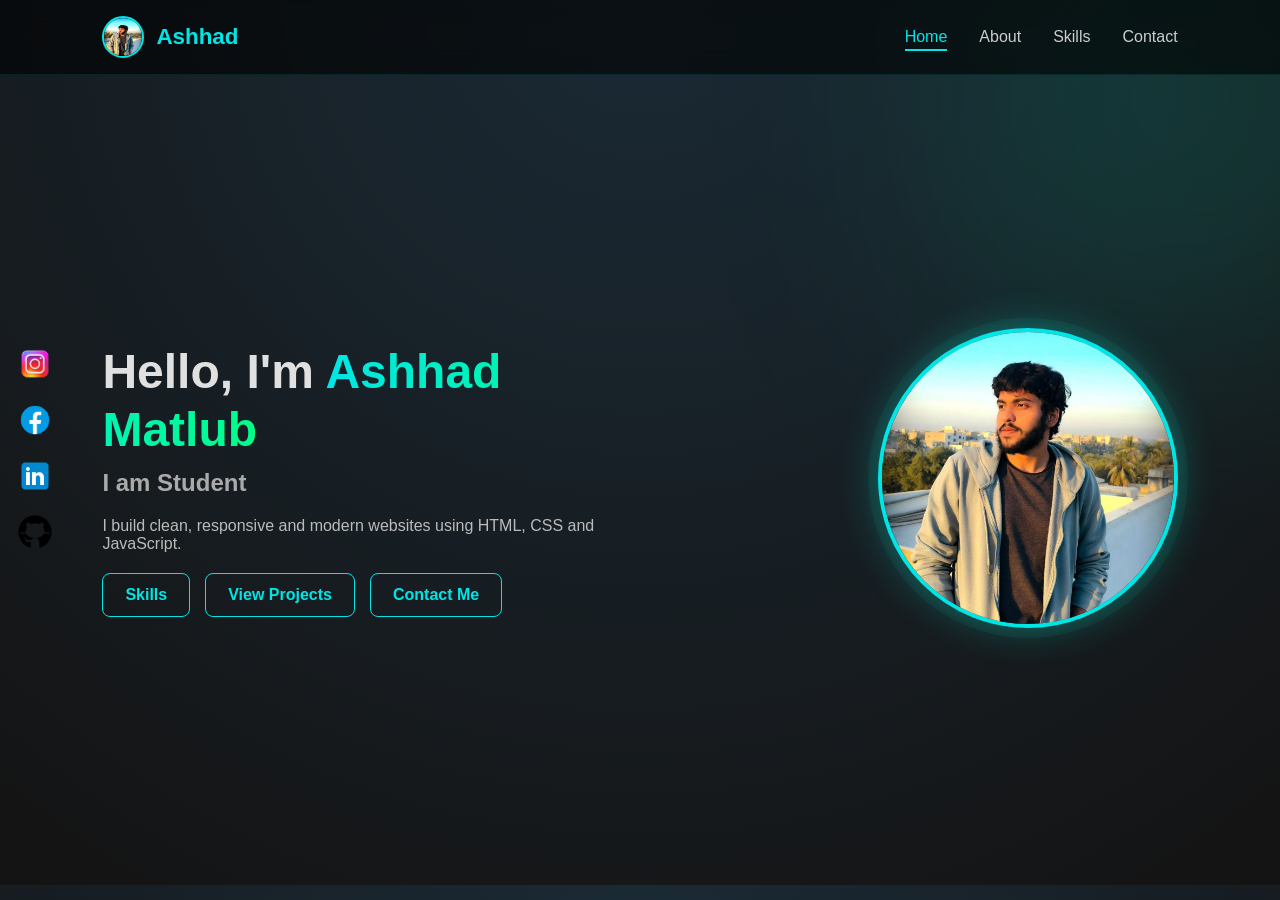
<file: index.html>
<!doctype html>
<html lang="en">
  <head>
    <meta charset="UTF-8" />
    <meta name="viewport" content="width=device-width, initial-scale=1" />
    <meta
      name="description"
      content="Ashhad Matlub Portfolio - Web Developer"
    />
    <title>Ashhad Portfolio - Home</title>
    <link rel="stylesheet" href="./src/style/style.css" />
  </head>

  <body>
    <div class="bg-glow"></div>
    <nav>
      <div class="nav-left">
        <img src="./jpeg/Ashhad.jpeg" alt="Error 404" />
        <div class="logo">Ashhad</div>
      </div>
      <div class="hamburger" onclick="toggleMenu()">
        <div></div>
        <div></div>
        <div></div>
      </div>
      <div class="nav-links" id="navLinks">
        <a href="index.html" class="active">Home</a>
        <a href="index1.html">About</a>
        <a href="index2.html">Skills</a>
        <a href="index3.html">Contact</a>
      </div>
    </nav>
    <!-- I used this to add Social Media Icons -->
    <div class="social-icons">
      <a
        href="https://www.instagram.com/ashhad_matlub?igsh=ODNvdWRlOTJqcHQx"
        target="_blank"
      >
        <img src="./png/Ig.png" alt="Instagram" />
      </a>
      <a href="https://facebook.com/Ashhad.matlub" target="_blank">
        <img src="./png/Fb.png" alt="Facebook" />
      </a>
      <a
        href="https://www.linkedin.com/in/ashhad-matlub-29b85536b?utm_source=share_via&utm_content=profile&utm_medium=member_android"
        target="_blank"
      >
        <img src="./png/In.png" alt="LinkedIn" />
      </a>
      <a href="https://github.com/ashhadmatlub" target="_blank">
        <img src="./../../png/github.png" alt="Github" />
      </a>
    </div>

    <main class="hero">
      <div class="hero-content reveal">
        <h1>Hello, I'm <span>Ashhad Matlub</span></h1>
        <h2>I am <span id="typing"></span></h2>

        <p>
          I build clean, responsive and modern websites using HTML, CSS and
          JavaScript.
        </p>

        <div class="hero-buttons">
          <a href="index2.html" class="btn secondary">Skills</a>
          <a href="index2.html" class="btn secondary">View Projects</a>
          <a href="index3.html" class="btn secondary">Contact Me</a>
        </div>
      </div>

      <div class="hero-image">
        <img src="./jpeg/Ashhad.jpeg" alt="Profile Photo" />
      </div>
    </main>

    <script src="./src/script/script.js"></script>
  </body>
</html>
</file>
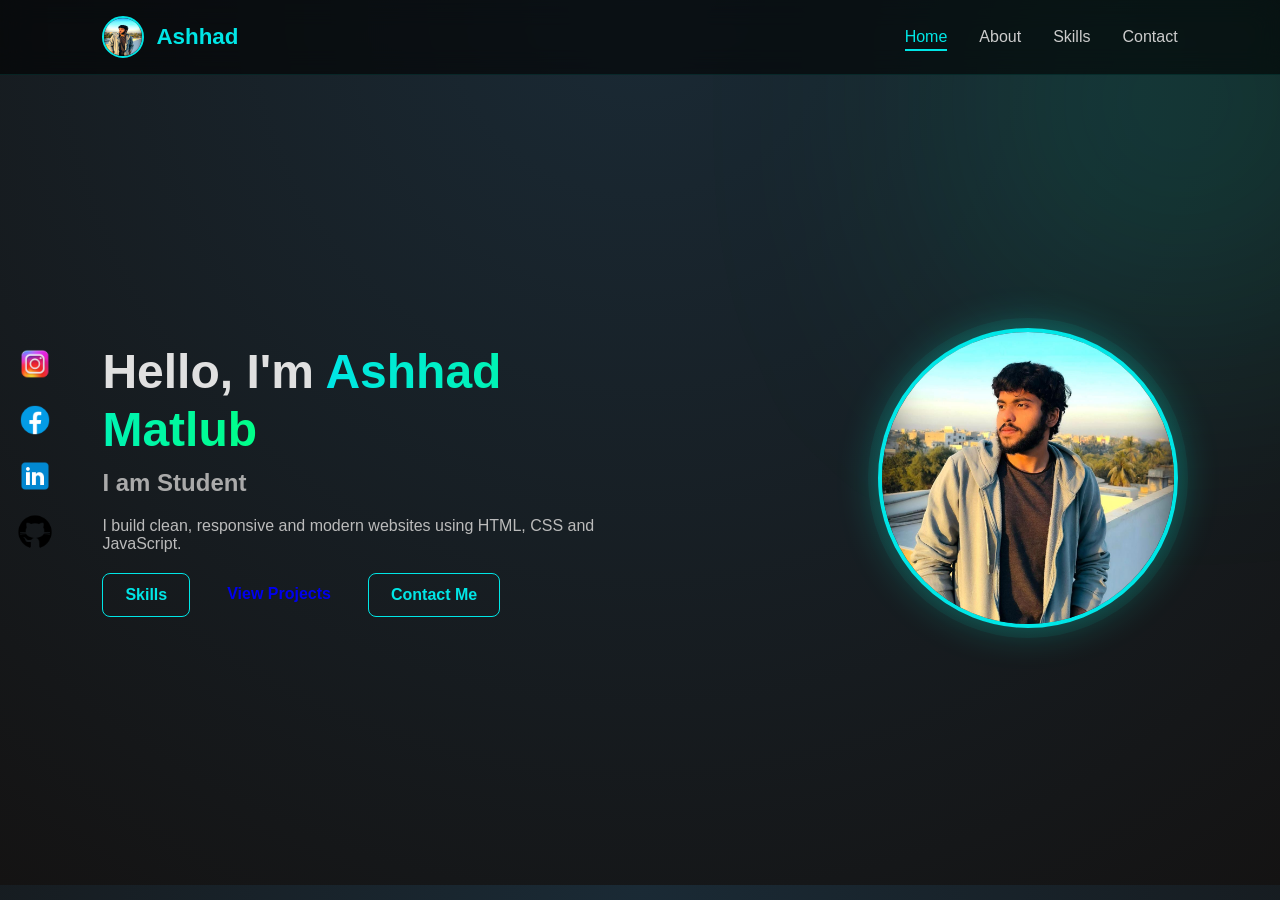
<file: src/index/index.html>
<!doctype html>
<html lang="en">
  <head>
    <meta charset="UTF-8" />
    <meta name="viewport" content="width=device-width, initial-scale=1" />
    <meta
      name="description"
      content="Ashhad Matlub Portfolio - Web Developer"
    />
    <title>Ashhad Portfolio - Home</title>
    <link rel="stylesheet" href="./../style/style.css" />
  </head>

  <body>
    <div class="bg-glow"></div>
    <nav>
      <div class="nav-left">
        <img src="../../jpeg/Ashhad.jpeg" alt="Error 404" />
        <div class="logo">Ashhad</div>
      </div>
      <div class="hamburger" onclick="toggleMenu()">
        <div></div>
        <div></div>
        <div></div>
      </div>
      <div class="nav-links" id="navLinks">
        <a href="index.html" class="active">Home</a>
        <a href="index1.html">About</a>
        <a href="index2.html">Skills</a>
        <a href="index3.html">Contact</a>
      </div>
    </nav>
    <!-- I used this to add Social Media Icons -->
    <div class="social-icons">
      <a
        href="https://www.instagram.com/ashhad_matlub?igsh=ODNvdWRlOTJqcHQx"
        target="_blank"
      >
        <img src="./../../png/Ig.png" alt="Instagram" />
      </a>
      <a href="https://facebook.com/Ashhad.matlub" target="_blank">
        <img src="../../png/Fb.png" alt="Facebook" />
      </a>
      <a
        href="https://www.linkedin.com/in/ashhad-matlub-29b85536b?utm_source=share_via&utm_content=profile&utm_medium=member_android"
        target="_blank"
      >
        <img src="../../png/In.png" alt="LinkedIn" />
      </a>
      <a href="https://github.com/ashhadmatlub" target="_blank">
        <img src="./../../png/github.png" alt="Github" />
      </a>
    </div>

    <main class="hero">
      <div class="hero-content reveal">
        <h1>Hello, I'm <span>Ashhad Matlub</span></h1>
        <h2>I am <span id="typing"></span></h2>

        <p>
          I build clean, responsive and modern websites using HTML, CSS and
          JavaScript.
        </p>

        <div class="hero-buttons">
          <a href="index1.html" class="btn secondary">Skills</a>
          <a href="index2.html" class="btn primary">View Projects</a>
          <a href="index3.html" class="btn secondary">Contact Me</a>
        </div>
      </div>

      <div class="hero-image">
        <img src="../../jpeg/Ashhad.jpeg" alt="Profile Photo" />
      </div>
    </main>

    <script src="./../script/script.js"></script>
  </body>
</html>
</file>
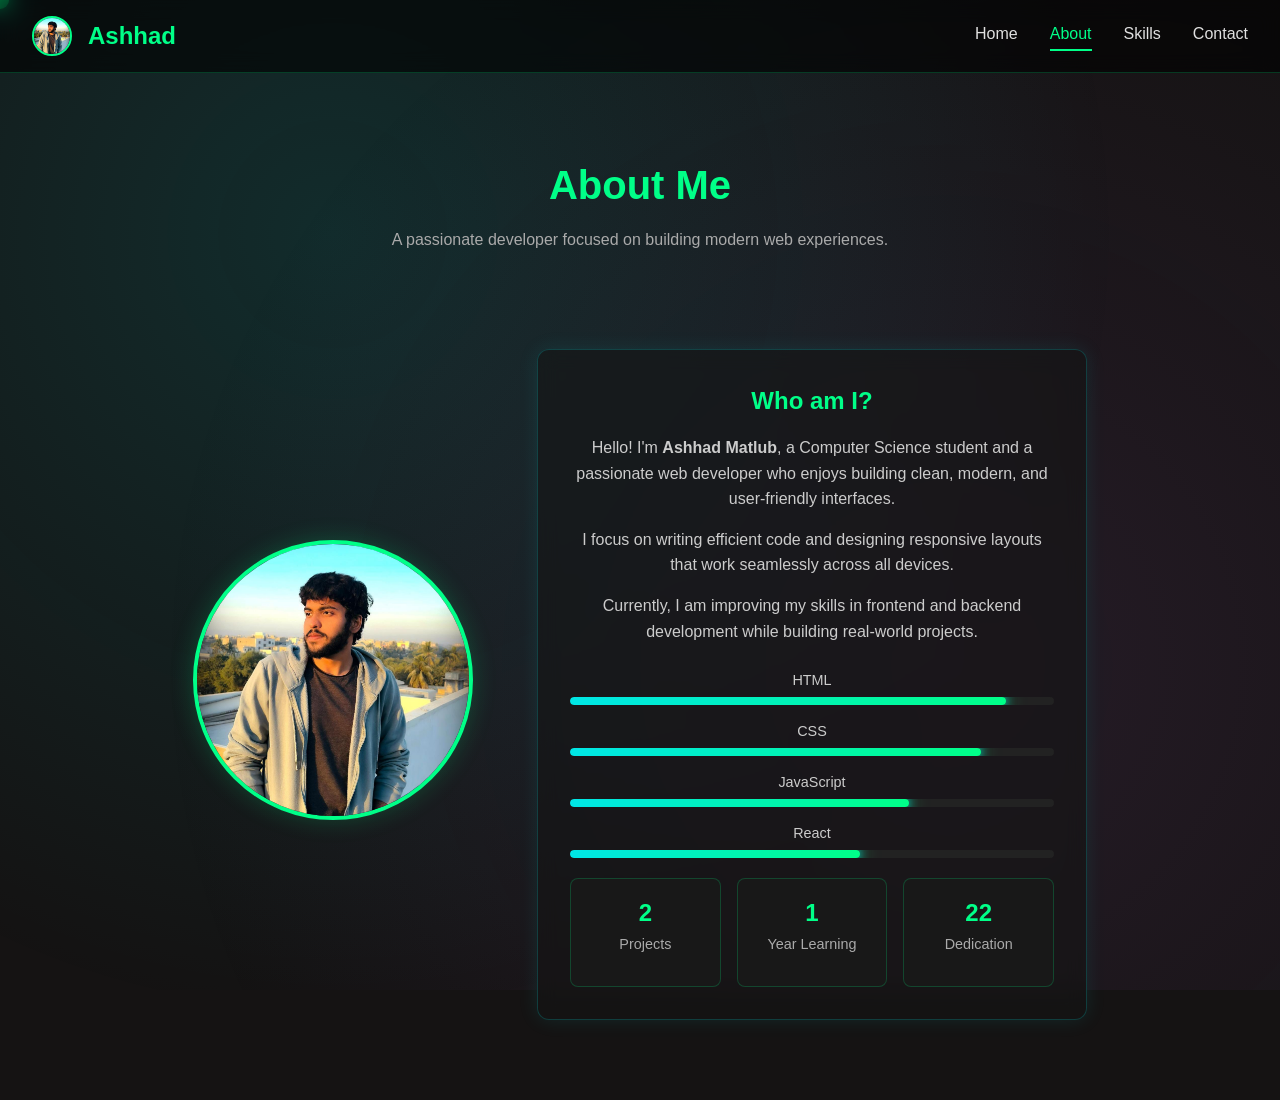
<file: index1.html>
<!doctype html>
<html lang="en">
  <head>
    <meta charset="UTF-8" />
    <meta name="viewport" content="width=device-width, initial-scale=1" />
    <meta
      name="description"
      content="Ashhad Matlub Portfolio - Web Developer"
    />
    <title>About Me</title>
    <link rel="stylesheet" href="./src/style/style1.css" />
  </head>
  <style>
    html {
      scroll-behavior: smooth;
    }
  </style>

  <body>
    <div id="loader">Loading...</div>
    <div class="cursor"></div>
    <nav>
      <div class="nav-left">
        <img src="./jpeg/Ashhad.jpeg" alt="Profile Photo" />
        <div class="logo">Ashhad</div>
      </div>
      <div class="hamburger" onclick="toggleMenu()">
        <div></div>
        <div></div>
        <div></div>
      </div>
      <div class="nav-links" id="navLinks">
        <a href="index.html">Home</a>
        <a href="index1.html" class="active">About</a>
        <a href="index2.html">Skills</a>
        <a href="index3.html">Contact</a>
      </div>
    </nav>
    <main>
      <section class="about-hero">
        <h1>About Me</h1>
        <p>
          A passionate developer focused on building modern web experiences.
        </p>
      </section>

      <section class="about-container">
        <div class="about-image reveal">
          <img src="./jpeg/Ashhad.jpeg" alt="About Me Photo" />
        </div>

        <div class="about-content reveal">
          <h2 class="typing"></h2>

          <p>
            Hello! I'm <strong>Ashhad Matlub</strong>, a Computer Science
            student and a passionate web developer who enjoys building clean,
            modern, and user-friendly interfaces.
          </p>

          <p>
            I focus on writing efficient code and designing responsive layouts
            that work seamlessly across all devices.
          </p>

          <p>
            Currently, I am improving my skills in frontend and backend
            development while building real-world projects.
          </p>
          <div class="skills-bars">
            <div class="skill">
              <p>HTML</p>
              <div class="bar"><span style="width: 90%"></span></div>
            </div>

            <div class="skill">
              <p>CSS</p>
              <div class="bar"><span style="width: 85%"></span></div>
            </div>

            <div class="skill">
              <p>JavaScript</p>
              <div class="bar"><span style="width: 70%"></span></div>
            </div>

            <div class="skill">
              <p>React</p>
              <div class="bar"><span style="width: 60%"></span></div>
            </div>
          </div>

          <div class="about-stats">
            <div class="stat">
              <h3 class="counter" data-target="5">0</h3>
              <p>Projects</p>
            </div>

            <div class="stat">
              <h3 class="counter" data-target="1">0</h3>
              <p>Year Learning</p>
            </div>

            <div class="stat">
              <h3 class="counter" data-target="100">0</h3>
              <p>Dedication</p>
            </div>
          </div>
        </div>
      </section>
    </main>

    <script src="./src/script/script1.js"></script>
  </body>
</html>
</file>
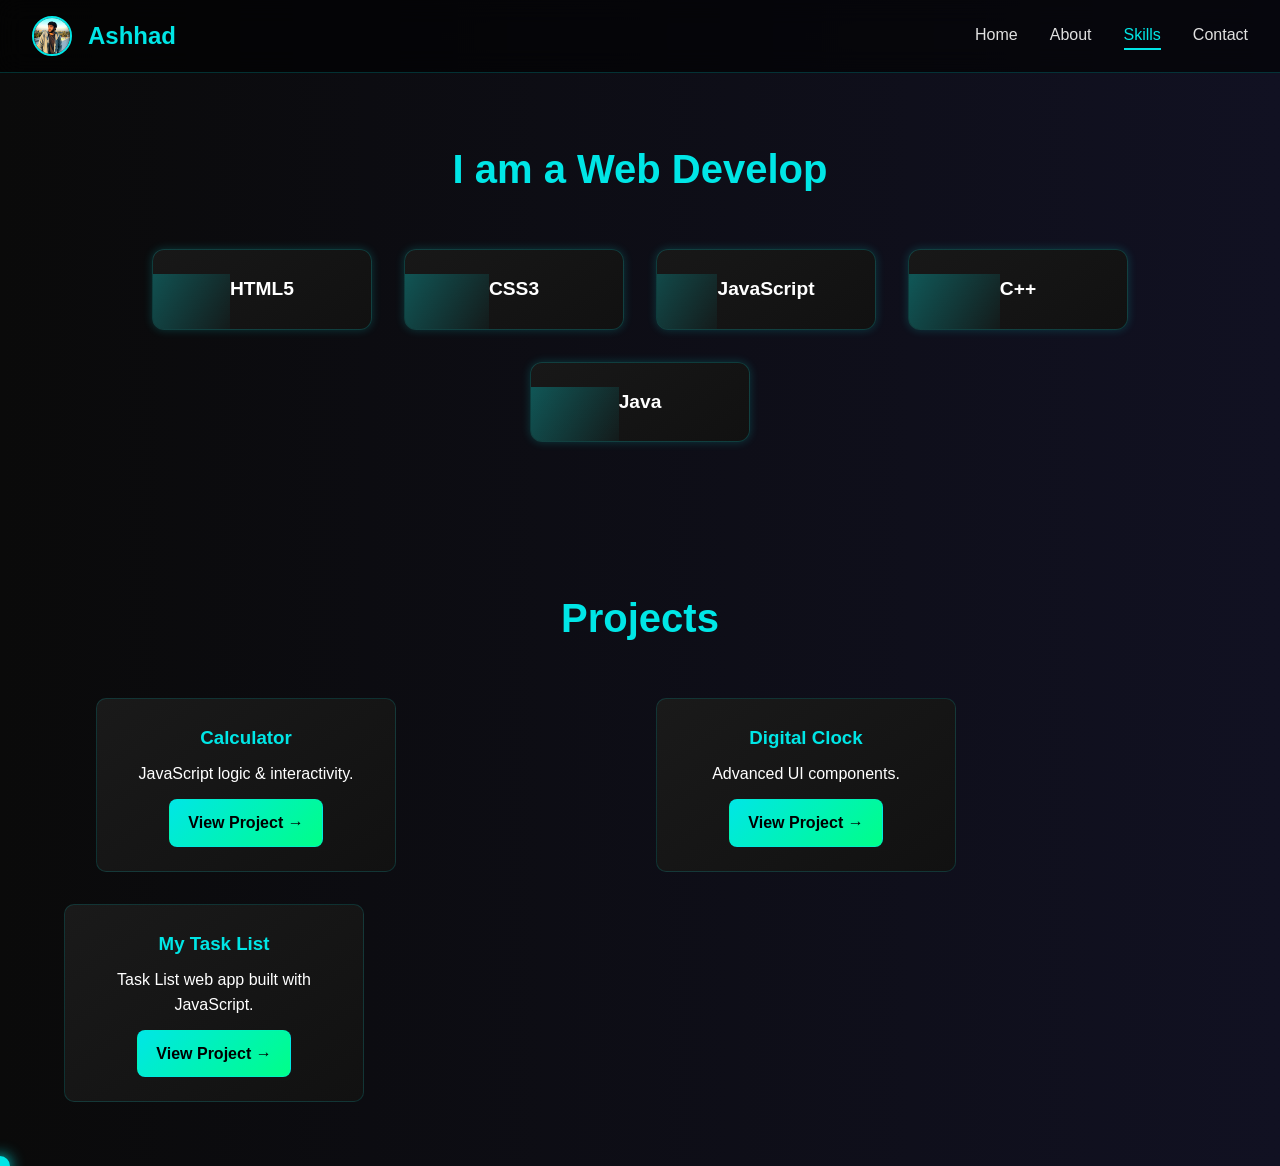
<file: index2.html>
<!doctype html>
<html lang="en">
  <head>
    <meta charset="UTF-8" />
    <meta name="viewport" content="width=device-width, initial-scale=1" />
    <meta
      name="description"
      content="Ashhad Matlub Portfolio - Web Developer"
    />
    <title>Skills & Projects</title>
    <link rel="stylesheet" href="./src/style/style2.css" />
  </head>

  <body>
    <div id="loader">
      <h1>Loading...</h1>
    </div>
    <nav>
      <div class="nav-left">
        <img src="./jpeg/Ashhad.jpeg" alt="Profile Photo" />
        <div class="logo">Ashhad</div>
      </div>

      <div class="hamburger" onclick="toggleMenu()">
        <div></div>
        <div></div>
        <div></div>
      </div>

      <div class="nav-links" id="navLinks">
        <a href="index.html">Home</a>
        <a href="index1.html">About</a>
        <a href="index2.html" class="active">Skills</a>
        <a href="index3.html">Contact</a>
      </div>
    </nav>

    <main>
      <section class="skills-section reveal">
        <h1 class="section-title">I am a <span id="typing"></span></h1>

        <div class="skills-container">
          <div class="skill-card">HTML5</div>
          <div class="skill-card">CSS3</div>
          <div class="skill-card">JavaScript</div>
          <div class="skill-card">C++</div>
          <div class="skill-card">Java</div>
        </div>
      </section>

      <section class="project-section reveal">
        <h1 class="section-title">Projects</h1>

        <div class="projects-grid">
          <div class="project-tile">
            <h3>Calculator</h3>
            <p>JavaScript logic & interactivity.</p>
            <a href="https://simplecalculators11.netlify.app/"
              >View Project →</a
            >
          </div>

          <div class="project-tile">
            <h3>Digital Clock</h3>
            <p>Advanced UI components.</p>
            <a href="https://digital-clock101.netlify.app/">View Project →</a>
          </div>
        </div>

          <div class="project-tile">
            <h3> My Task List</h3>
            <p>Task List web app built with JavaScript.</p>
            <a href="https://ashhads-task-list.netlify.app/">View Project →</a>
          </div>
        </div>
      </section>
    </main>

    <div class="cursor"></div>
    <script src="./src/script/script2.js"></script>
  </body>
</html>
</file>
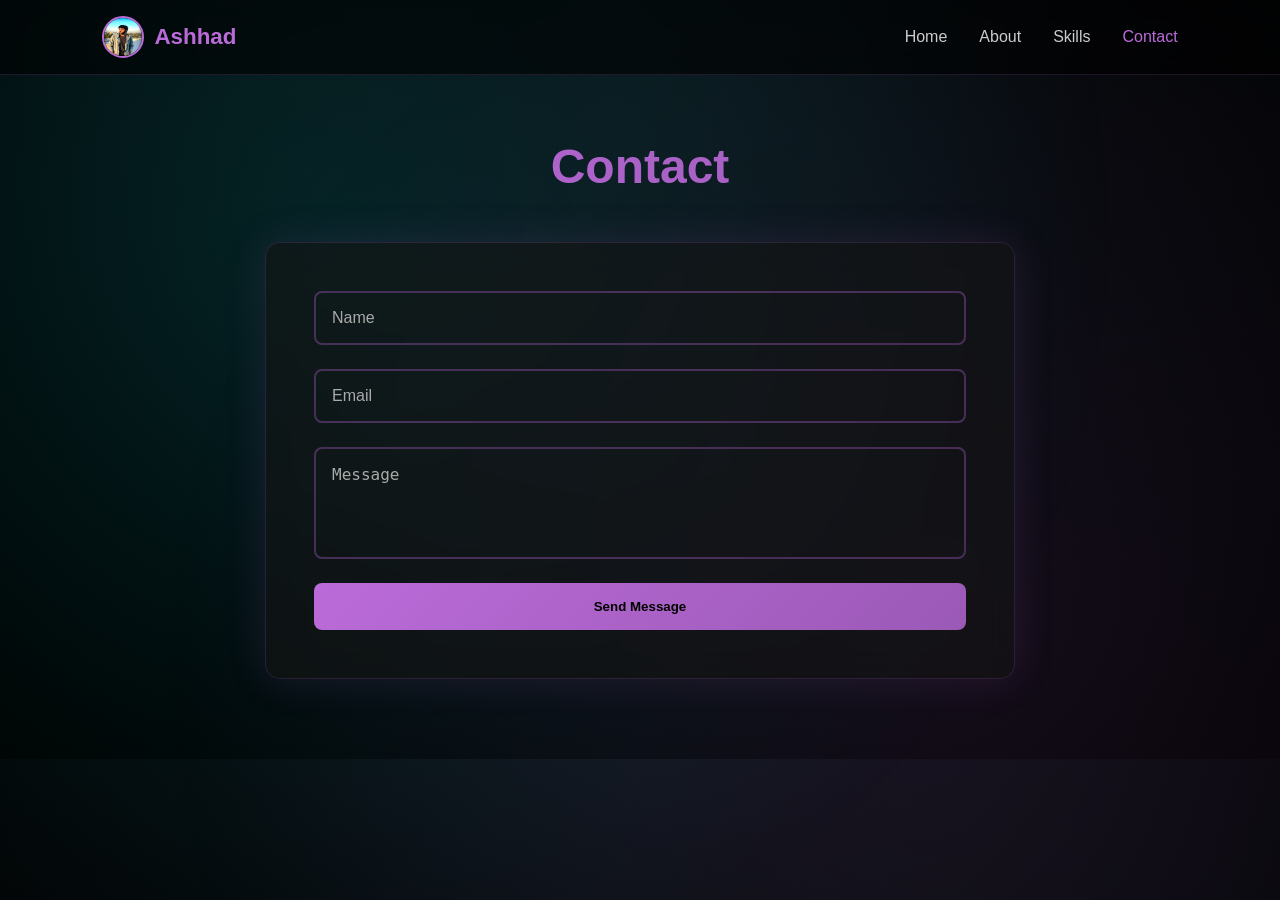
<file: index3.html>
<!doctype html>
<html lang="en">
  <head>
    <meta charset="UTF-8" />
    <meta name="viewport" content="width=device-width, initial-scale=1" />
    <meta
      name="description"
      content="Ashhad Matlub Portfolio - Web Developer"
    />
    <title>Contact Me</title>
    <link rel="stylesheet" href="./src/style/style3.css" />
  </head>

  <body>
    <nav>
      <div class="nav-left">
        <img src="./jpeg/Ashhad.jpeg" alt="Profile Photo" />
        <div class="logo">Ashhad</div>
      </div>
      <div class="hamburger" onclick="toggleMenu()">
        <div></div>
        <div></div>
        <div></div>
      </div>
      <div class="nav-links" id="navLinks">
        <a href="index.html">Home</a>
        <a href="index1.html">About</a>
        <a href="index2.html">Skills</a
        ><a href="index3.html" class="active">Contact</a>
      </div>
    </nav>

    <main>
      <h1 class="section-title">Contact</h1>

      <!-- <p> Contact me if you have any queries </p> -->

      <div class="contact-container">
        <form id="contactForm">
          <input type="text" id="name" placeholder="Name" required />
          <input type="email" id="email" placeholder="Email" required />
          <textarea
            id="message"
            rows="4"
            placeholder="Message"
            required
          ></textarea>
          <button type="submit">Send Message</button>
          <div class="success-msg" id="successMsg">
            Message sent successfully ✅
          </div>
          <div class="error-msg" id="errorMsg">
            Please fill in all fields correctly ❌
          </div>
        </form>
      </div>
    </main>

    <script src="./src/script/script3.js"></script>
  </body>
</html>
</file>
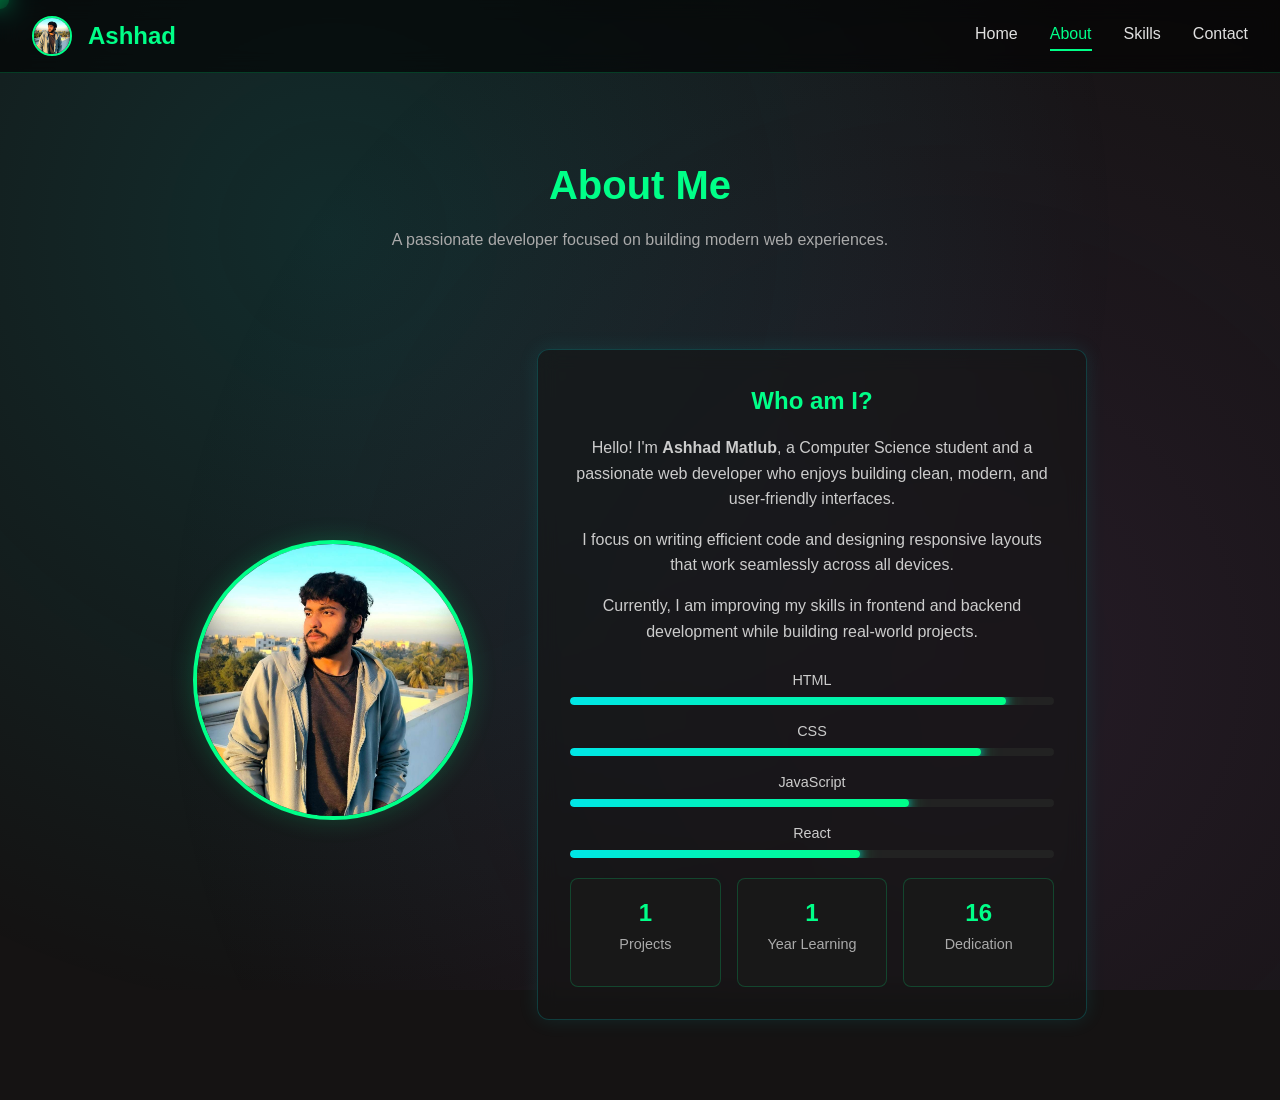
<file: src/index/index1.html>
<!doctype html>
<html lang="en">
  <head>
    <meta charset="UTF-8" />
    <meta name="viewport" content="width=device-width, initial-scale=1" />
    <meta
      name="description"
      content="Ashhad Matlub Portfolio - Web Developer"
    />
    <title>About Me</title>
    <link rel="stylesheet" href="./../style/style1.css" />
  </head>
  <style>
    html {
      scroll-behavior: smooth;
    }
  </style>

  <body>
    <div id="loader">Loading...</div>
    <div class="cursor"></div>
    <nav>
      <div class="nav-left">
        <img src="../../jpeg/Ashhad.jpeg" alt="Profile Photo" />
        <div class="logo">Ashhad</div>
      </div>
      <div class="hamburger" onclick="toggleMenu()">
        <div></div>
        <div></div>
        <div></div>
      </div>
      <div class="nav-links" id="navLinks">
        <a href="index.html">Home</a>
        <a href="index1.html" class="active">About</a>
        <a href="index2.html">Skills</a>
        <a href="index3.html">Contact</a>
      </div>
    </nav>
    <main>
      <section class="about-hero">
        <h1>About Me</h1>
        <p>
          A passionate developer focused on building modern web experiences.
        </p>
      </section>

      <section class="about-container">
        <div class="about-image reveal">
          <img src="../../jpeg/Ashhad.jpeg" alt="About Me Photo" />
        </div>

        <div class="about-content reveal">
          <h2 class="typing"></h2>

          <p>
            Hello! I'm <strong>Ashhad Matlub</strong>, a Computer Science
            student and a passionate web developer who enjoys building clean,
            modern, and user-friendly interfaces.
          </p>

          <p>
            I focus on writing efficient code and designing responsive layouts
            that work seamlessly across all devices.
          </p>

          <p>
            Currently, I am improving my skills in frontend and backend
            development while building real-world projects.
          </p>
          <div class="skills-bars">
            <div class="skill">
              <p>HTML</p>
              <div class="bar"><span style="width: 90%"></span></div>
            </div>

            <div class="skill">
              <p>CSS</p>
              <div class="bar"><span style="width: 85%"></span></div>
            </div>

            <div class="skill">
              <p>JavaScript</p>
              <div class="bar"><span style="width: 70%"></span></div>
            </div>

            <div class="skill">
              <p>React</p>
              <div class="bar"><span style="width: 60%"></span></div>
            </div>
          </div>

          <div class="about-stats">
            <div class="stat">
              <h3 class="counter" data-target="5">0</h3>
              <p>Projects</p>
            </div>

            <div class="stat">
              <h3 class="counter" data-target="1">0</h3>
              <p>Year Learning</p>
            </div>

            <div class="stat">
              <h3 class="counter" data-target="100">0</h3>
              <p>Dedication</p>
            </div>
          </div>
        </div>
      </section>
    </main>

    <script src="./../script/script1.js"></script>
  </body>
</html>
</file>
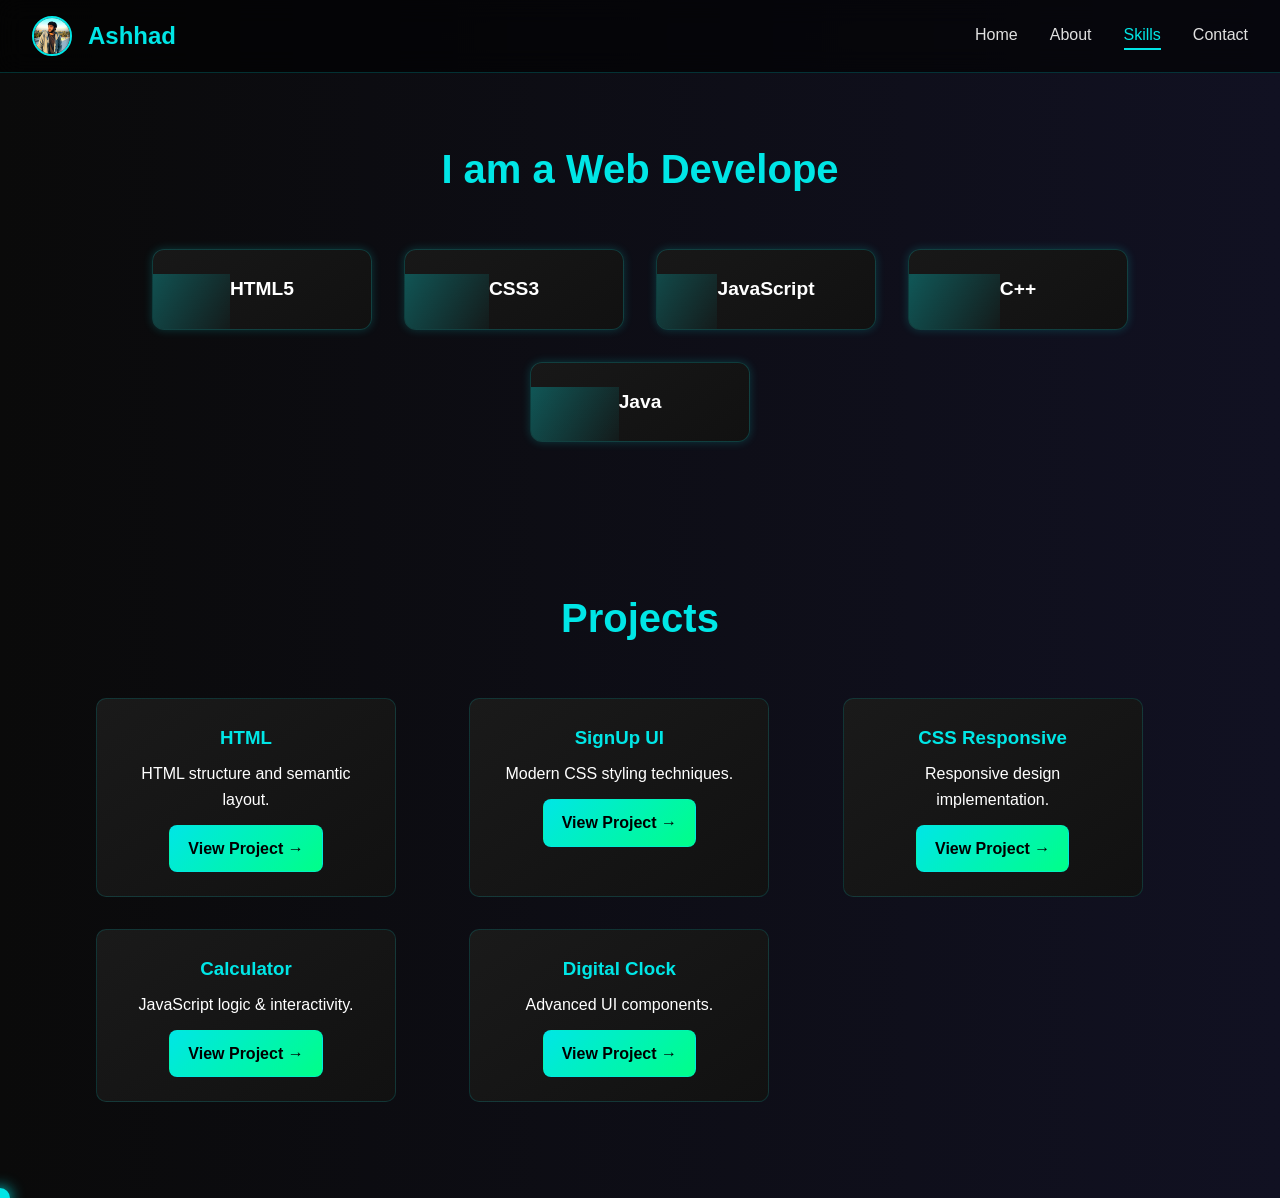
<file: src/index/index2.html>
<!doctype html>
<html lang="en">
  <head>
    <meta charset="UTF-8" />
    <meta name="viewport" content="width=device-width, initial-scale=1" />
    <meta
      name="description"
      content="Ashhad Matlub Portfolio - Web Developer"
    />
    <title>Skills & Projects</title>
    <link rel="stylesheet" href="./../style/style2.css" />
  </head>

  <body>
    <div id="loader">
      <h1>Loading...</h1>
    </div>
    <nav>
      <div class="nav-left">
        <img src="../../jpeg/Ashhad.jpeg" alt="Profile Photo" />
        <div class="logo">Ashhad</div>
      </div>

      <div class="hamburger" onclick="toggleMenu()">
        <div></div>
        <div></div>
        <div></div>
      </div>

      <div class="nav-links" id="navLinks">
        <a href="index.html">Home</a>
        <a href="index1.html">About</a>
        <a href="index2.html" class="active">Skills</a>
        <a href="index3.html">Contact</a>
      </div>
    </nav>

    <main>
      <section class="skills-section reveal">
        <h1 class="section-title">I am a <span id="typing"></span></h1>

        <div class="skills-container">
          <div class="skill-card">HTML5</div>
          <div class="skill-card">CSS3</div>
          <div class="skill-card">JavaScript</div>
          <div class="skill-card">C++</div>
          <div class="skill-card">Java</div>
        </div>
      </section>

      <section class="project-section reveal">
        <h1 class="section-title">Projects</h1>

        <div class="projects-grid">
          <div class="project-tile">
            <h3>HTML</h3>
            <p>HTML structure and semantic layout.</p>
            <a href="https://periodictablesmit1.netlify.app/">View Project →</a>
          </div>

          <div class="project-tile">
            <h3>SignUp UI</h3>
            <p>Modern CSS styling techniques.</p>
            <a href="https://signup876.netlify.app/">View Project →</a>
          </div>

          <div class="project-tile">
            <h3>CSS Responsive</h3>
            <p>Responsive design implementation.</p>
            <a href="https://spectacular-mermaid-4324ff.netlify.app/"
              >View Project →</a
            >
          </div>

          <div class="project-tile">
            <h3>Calculator</h3>
            <p>JavaScript logic & interactivity.</p>
            <a href="https://simplecalculators11.netlify.app/"
              >View Project →</a
            >
          </div>

          <div class="project-tile">
            <h3>Digital Clock</h3>
            <p>Advanced UI components.</p>
            <a href="https://digital-clock101.netlify.app/">View Project →</a>
          </div>
        </div>
      </section>
    </main>

    <div class="cursor"></div>
    <script src="../script/script2.js"></script>
  </body>
</html>
</file>
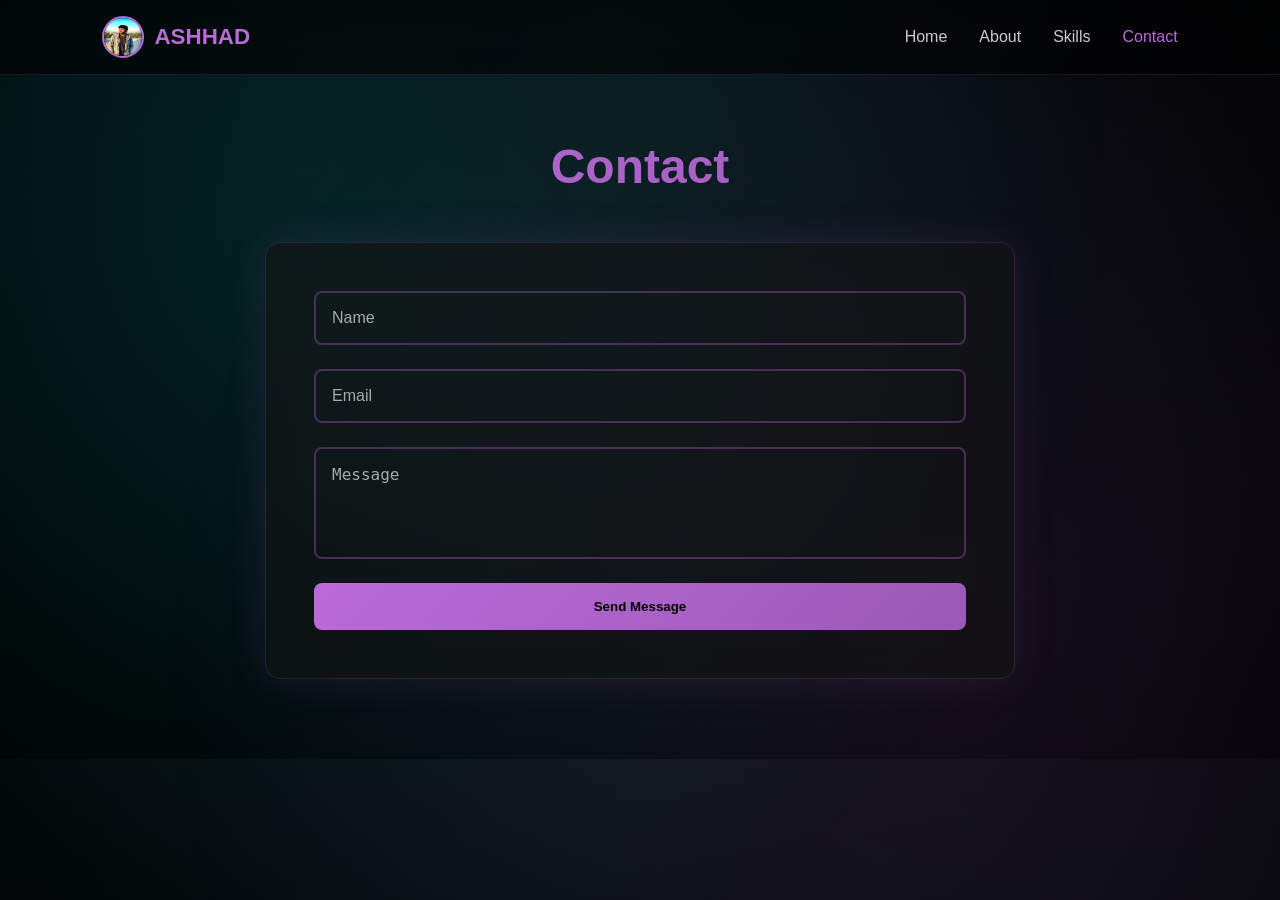
<file: src/index/index3.html>
<!doctype html>
<html lang="en">
  <head>
    <meta charset="UTF-8" />
    <meta name="viewport" content="width=device-width, initial-scale=1" />
    <meta
      name="description"
      content="Ashhad Matlub Portfolio - Web Developer"
    />
    <title>Contact Me</title>
    <link rel="stylesheet" href="./../style/style3.css" />
  </head>

  <body>
    <nav>
      <div class="nav-left">
        <img src="../../jpeg/Ashhad.jpeg" alt="Profile Photo" />
        <div class="logo">ASHHAD</div>
      </div>
      <div class="hamburger" onclick="toggleMenu()">
        <div></div>
        <div></div>
        <div></div>
      </div>
      <div class="nav-links" id="navLinks">
        <a href="index.html">Home</a>
        <a href="index1.html">About</a>
        <a href="index2.html">Skills</a
        ><a href="index3.html" class="active">Contact</a>
      </div>
    </nav>

    <main>
      <h1 class="section-title">Contact</h1>

      <!-- <p> Contact me if you have any queries </p> -->

      <div class="contact-container">
        <form id="contactForm">
          <input type="text" id="name" placeholder="Name" required />
          <input type="email" id="email" placeholder="Email" required />
          <textarea
            id="message"
            rows="4"
            placeholder="Message"
            required
          ></textarea>
          <button type="submit">Send Message</button>
          <div class="success-msg" id="successMsg">
            Message sent successfully ✅
          </div>
          <div class="error-msg" id="errorMsg">
            Please fill in all fields correctly ❌
          </div>
        </form>
      </div>
    </main>

    <script src="../script/script3.js"></script>
  </body>
</html>
</file>
<file: src/style/style.css>
/* RESET */
* {
  margin: 0;
  padding: 0;
  box-sizing: border-box;
}

body {
  font-family: "Segoe UI", sans-serif;
  background: radial-gradient(circle at top, #1a2a35, #141313);
  color: #e0e0e0;
  overflow-x: hidden;
}

/* NAVBAR */
nav {
  backdrop-filter: blur(12px);
  background: rgba(0, 0, 0, 0.6);
  border-bottom: 1px solid rgba(0, 255, 230, 0.1);
  padding: 1rem 8%;
  display: flex;
  justify-content: space-between;
  align-items: center;
  position: sticky;
  top: 0;
  z-index: 1000;
}

.nav-left {
  display: flex;
  align-items: center;
  gap: 12px;
}

.nav-left img {
  height: 42px;
  width: 42px;
  border-radius: 50%;
  border: 2px solid #00e6e6;
}

.logo {
  font-size: 1.4rem;
  font-weight: bold;
  color: #00e6e6;
}

.nav-links {
  display: flex;
  gap: 2rem;
}

.nav-links a {
  text-decoration: none;
  color: #ccc;
  position: relative;
  transition: 0.3s;
}

.nav-links a::after {
  content: "";
  position: absolute;
  width: 0%;
  height: 2px;
  background: #00e6e6;
  left: 0;
  bottom: -5px;
  transition: 0.3s;
}

.nav-links a:hover {
  color: #00e6e6;
}

.nav-links a:hover::after {
  width: 100%;
}

/* HAMBURGER */
.hamburger {
  display: none;
  flex-direction: column;
  gap: 5px;
  cursor: pointer;
}

.hamburger div {
  width: 25px;
  height: 3px;
  background: #fff;
}

/* HERO */
.hero {
  display: flex;
  align-items: center;
  justify-content: space-between;
  padding: 5rem 8%;
  min-height: 90vh;
  gap: 3rem;
}

/* TEXT */
.hero-content {
  max-width: 550px;
  animation: fadeUp 1s ease;
}

.hero-content h1 {
  font-size: 3rem;
  line-height: 1.2;
}

.hero-content h1 span {
  background: linear-gradient(90deg, #00e6e6, #00ff88);
  -webkit-background-clip: text;
  color: transparent;
}

.hero-content h2 {
  margin-top: 10px;
  color: #aaa;
}

.hero-content p {
  margin: 20px 0;
  color: #bbb;
}

/* BUTTONS */
.hero-buttons {
  display: flex;
  gap: 15px;
}

.btn {
  padding: 12px 22px;
  border-radius: 8px;
  font-weight: 600;
  text-decoration: none;
  transition: 0.3s;
}

/* .primary {
  background: linear-gradient(135deg, #00e6e6, #00ff88);
  color: #000;
}

.primary:hover {
  transform: translateY(-3px);
  box-shadow: 0 10px 25px rgba(0, 255, 200, 0.4);
} */

.secondary {
  border: 1px solid #00e6e6;
  color: #00e6e6;
}

.secondary:hover {
  background: #00e6e6;
  color: #000;
}

/* IMAGE */
.hero-image {
  position: relative;
}

.hero-image img {
  width: 300px;
  height: 300px;
  border-radius: 50%;
  border: 4px solid #00e6e6;
  object-fit: cover;
  box-shadow: 0 0 40px rgba(0, 255, 230, 0.3);
  animation: float 4s ease-in-out infinite;
}

/* GLOW EFFECT */
.hero-image::before {
  content: "";
  position: absolute;
  width: 320px;
  height: 320px;
  background: radial-gradient(circle, rgba(0, 255, 230, 0.2), transparent);
  top: -10px;
  left: -10px;
  border-radius: 50%;
  z-index: -1;
}

/* SOCIAL ICONS */
.social-icons {
  position: fixed;
  top: 50%;
  left: 17px;
  transform: translateY(-50%);
  display: flex;
  flex-direction: column;
  gap: 1rem;
}

.social-icons img {
  width: 36px;
  transition: 0.3s;
}

.social-icons img:hover {
  transform: scale(1.2);
}

/* ANIMATIONS */
@keyframes float {
  0% {
    transform: translateY(0px);
  }
  50% {
    transform: translateY(-12px);
  }
  100% {
    transform: translateY(0px);
  }
}

@keyframes fadeUp {
  from {
    opacity: 0;
    transform: translateY(40px);
  }
  to {
    opacity: 1;
    transform: translateY(0);
  }
}

/* RESPONSIVE */
@media (max-width: 768px) {
  .hero {
    flex-direction: column-reverse;
    text-align: center;
    padding: 2rem;
  }

  .hero-buttons {
    justify-content: center;
  }

  .hero-image img {
    width: 220px;
    height: 220px;
  }

  .nav-links {
    flex-direction: column;
    position: absolute;
    top: 100%;
    left: 0;
    background: #111;
    width: 100%;
    max-height: 0;
    overflow: hidden;
  }

  .nav-links.show {
    max-height: 300px;
  }

  .hamburger {
    display: flex;
  }

  .social-icons {
    bottom: 10px;
    top: auto;
    flex-direction: row;
    width: 100%;
    justify-content: center;
  }
}
.reveal {
  opacity: 0;
  transform: translateY(40px);
  transition: 0.8s ease;
}

.reveal.active {
  opacity: 1;
  transform: translateY(0);
}

/* FAILSAFE (IMPORTANT) */
@media (max-height: 500px) {
  .reveal {
    opacity: 1 !important;
    transform: none !important;
  }
}
@media (max-width: 768px) {
  .social-icons {
    position: static; /* removes fixed behavior */
    transform: none;
    margin-top: 2rem;
    flex-direction: row;
    justify-content: center;
    gap: 1.5rem;
  }
}
.bg-glow {
  position: fixed;
  width: 600px;
  height: 600px;
  background: radial-gradient(circle, rgba(0, 255, 200, 0.15), transparent);
  top: -200px;
  right: -200px;
  z-index: -1;
  filter: blur(100px);
}
html {
  scroll-behavior: smooth;
}
.nav-links a.active {
  color: #00e6e6;
}

.nav-links a.active::after {
  width: 100%;
}
@media (max-width: 768px) {
  .nav-links {
    position: absolute;
    top: 100%;
    left: 0;
    width: 100%;
    background: #111;
    flex-direction: column;
    gap: 0;
    max-height: 0;
    overflow: hidden;
    transition: max-height 0.3s ease;
  }

  .nav-links a {
    padding: 12px;
    text-align: center;
  }

  .nav-links.show {
    max-height: 300px;
  }
}
</file>
<file: src/style/style1.css>
* {
  margin: 0;
  padding: 0;
  box-sizing: border-box;
}

body {
  font-family: "Segoe UI", sans-serif;
  background-color: #151313;
  color: #e0e0e0;
  line-height: 1.6;
}
body::before {
  content: "";
  position: fixed;

  width: 120vw;
  height: 120vh;

  top: -10%;
  left: -10%;

  background: radial-gradient(
    circle at 30% 30%,
    rgba(0, 230, 230, 0.12),
    transparent 60%
  );

  z-index: -1;
  pointer-events: none;
}
body::after {
  content: "";
  position: fixed;

  width: 120vw;
  height: 120vh;

  bottom: -10%;
  right: -10%;

  background: radial-gradient(
    circle at 70% 70%,
    rgba(155, 89, 182, 0.12),
    transparent 60%
  );

  z-index: -1;
  pointer-events: none;
}

/* Navbar Styles */
nav {
  background: rgba(0, 0, 0, 0.6);
  backdrop-filter: blur(10px);
  padding: 1rem 2rem;
  display: flex;
  justify-content: space-between;
  align-items: center;
  position: sticky;
  top: 0;
  width: 100%;
  left: 0;
  box-sizing: border-box;
  /* overflow: hidden; */
  z-index: 9999;
  border-bottom: 1px solid rgba(0, 255, 136, 0.2);
  flex-wrap: nowrap;
  align-items: center;
}

.nav-left {
  display: flex;
  align-items: center;
  gap: 1rem;
  flex-shrink: 0;
}

.nav-links {
  flex-shrink: 0;
}
.nav-left img {
  height: 40px;
  width: 40px;
  border-radius: 50%;
  object-fit: cover;
  border: 2px solid #00ff88;
}

.logo {
  font-size: 1.5rem;
  font-weight: bold;
  color: #00ff88;
}

.nav-links {
  display: flex;
  gap: 2rem;
}

.nav-links a {
  color: #e0e0e0;
  text-decoration: none;
  font-weight: 500;
  transition:
    color 0.3s,
    transform 0.3s;
}

.nav-links a:hover {
  color: #00ff88;
  transform: scale(1.05);
}
.nav-links a.active {
  color: #00ff88;
  border-bottom: 2px solid #00ff88;
  padding-bottom: 3px;
}

/* Hamburger */
.hamburger {
  display: none;
  flex-direction: column;
  gap: 5px;
  cursor: pointer;
  position: relative;
  z-index: 10000;
  transition: all 0.3s ease-in-out;
}

.hamburger div {
  width: 25px;
  height: 3px;
  background: #fff;
}

@media (max-width: 768px) {
  nav {
    flex-wrap: wrap;
  }

  .nav-links {
    position: absolute;
    top: 70px;
    left: 0;
    width: 100%;
    background: rgba(0, 0, 0, 0.95);
    flex-direction: column;
    align-items: center;
    gap: 1rem;

    max-height: 0;
    z-index: 9998;
    background: rgba(0, 0, 0, 0.98);
    backdrop-filter: blur(10px);

    overflow: hidden;
    transition: max-height 0.4s ease;

    box-sizing: border-box;
  }

  .nav-links.show {
    max-height: 300px;
    padding: 1rem 0;
  }

  .hamburger {
    display: flex;
    flex-shrink: 0;
  }
}
@media (max-width: 380px) {
  nav {
    padding: 0.8rem 1rem;
  }

  .logo {
    font-size: 1.1rem;
  }

  .nav-left img {
    width: 34px;
    height: 34px;
  }
}
.nav-left,
.hamburger {
  flex-shrink: 0;
}
@media (max-width: 768px) {
  .nav-links {
    top: 60px;
  }
}

@media (max-width: 768px) {
  main {
    padding: 1rem;
  }

  .about-container {
    flex-direction: column;
    padding: 2rem 1rem;
    gap: 2rem;
  }

  .about-content {
    width: 100%;
    max-width: 100%;
  }

  .about-image img {
    width: 200px;
    height: 200px;
  }
}

p,
h1,
h2,
h3 {
  word-wrap: break-word;
  overflow-wrap: break-word;
}

/* Main Content */
main {
  padding: 2rem;
  text-align: center;
}

.section-title {
  font-size: 2rem;
  color: #00ff88;
  margin-bottom: 1rem;
}

.highlight {
  border: 2px dashed #00ff88;
  padding: 1rem;
  margin: 1rem auto;
  max-width: 600px;
}

/* Image Center */
.center-img {
  width: 200px;
  height: 200px;
  border-radius: 50%;
  object-fit: cover;
  border: 3px solid #00ff88;
  margin: 2rem auto;
}

.about-container {
  display: flex;
  flex-direction: row;
  justify-content: center;
  align-items: center;
  flex-wrap: wrap;
  gap: 3rem;
  padding: 3rem 2rem;
}

.about-photo {
  width: 250px;
  height: 250px;
  border-radius: 50%;
  object-fit: cover;
  border: 3px solid #00ff88;
  box-shadow: 0 0 20px rgba(0, 255, 136, 0.2);
  transition: transform 0.3s ease;
}

.about-photo:hover {
  transform: scale(1.05);
}

.about-text {
  max-width: 600px;
  text-align: left;
  color: #cccccc;
  background-color: #181818;
  padding: 2rem;
  border-left: 4px solid #00ff88;
  border-radius: 8px;
  box-shadow: 0 0 10px rgba(0, 255, 136, 0.1);
  transition: transform 0.3s ease;
}

.about-text:hover {
  transform: translateY(-5px);
}

.about-text h2 {
  color: #00ff88;
  margin-bottom: 1rem;
}

@media (max-width: 768px) {
  .about-container {
    flex-direction: column;
    text-align: center;
  }

  .about-text {
    text-align: center;
    border-left: none;
    border-top: 4px solid #00ff88;
  }
}
/*  ABOUT HERO */
.about-hero {
  text-align: center;
  padding: 3rem 1rem;
}

.about-hero h1 {
  font-size: 2.5rem;
  color: #00ff88;
}

.about-hero p {
  color: #aaa;
  margin-top: 10px;
}

/*  MAIN ABOUT SECTION */
.about-container {
  display: flex;
  align-items: center;
  justify-content: center;
  gap: 4rem;
  padding: 3rem 8%;
}

/* IMAGE */
.about-image img {
  width: 280px;
  height: 280px;
  border-radius: 50%;
  border: 4px solid #00ff88;
  object-fit: cover;
  box-shadow: 0 0 25px rgba(0, 255, 136, 0.2);
  transition: 0.3s;
  animation: float 4s ease-in-out infinite;
}
@keyframes float {
  0% {
    transform: translateY(0px);
  }
  50% {
    transform: translateY(-12px);
  }
  100% {
    transform: translateY(0px);
  }
}

.about-image img:hover {
  transform: scale(1.05);
}

.about-content {
  max-width: 550px;
  background: rgba(20, 20, 20, 0.6);
  backdrop-filter: blur(10px);
  padding: 2rem;
  border-radius: 12px;
  border: 1px solid rgba(0, 230, 230, 0.2);
  box-shadow: 0 0 20px rgba(0, 230, 230, 0.1);
  transition: 0.3s;
}

.about-content h2 {
  color: #00ff88;
  margin-bottom: 15px;
}

.about-content p {
  color: #ccc;
  margin-bottom: 15px;
  line-height: 1.6;
}

/*  STATS */
.about-stats {
  display: flex;
  flex-wrap: wrap;
  justify-content: center;
  gap: 1rem;
  margin-top: 20px;
}

.stat {
  background: #181818;
  padding: 15px 20px;
  border-radius: 8px;
  text-align: center;
  border: 1px solid rgba(0, 255, 136, 0.2);
  transition: 0.3s;
  flex: 1 1 140px;
  max-width: 180px;
}

.stat h3 {
  color: #00ff88;
  font-size: 1.5rem;
}

.stat p {
  font-size: 0.9rem;
  color: #aaa;
}

.stat:hover {
  transform: translateY(-5px);
  box-shadow: 0 0 15px rgba(0, 255, 136, 0.2);
}

/*  RESPONSIVE */
@media (max-width: 768px) {
  .about-container {
    flex-direction: column;
    text-align: center;
  }

  .about-stats {
    justify-content: center;
  }
}
/* SKILL BARS */
.skills-bars {
  margin-top: 25px;
}

.skill {
  margin-bottom: 15px;
}

.skill p {
  margin-bottom: 5px;
  font-size: 0.9rem;
}

.bar {
  width: 100%;
  height: 8px;
  background: #222;
  border-radius: 5px;
  overflow: hidden;
}

.bar span {
  display: block;
  height: 100%;
  width: 0;
  border-radius: 5px;
  background: linear-gradient(90deg, #00e6e6, #00ff88);
  box-shadow:
    0 0 10px #00e6e6,
    0 0 20px #00ff88;
  transition: width 1.5s ease;
}

/* SCROLL ANIMATION */
.reveal {
  opacity: 0;
  transform: translateY(40px);
  transition: 0.8s ease;
}

.reveal.active {
  opacity: 1;
  transform: translateY(0);
}

/*  FAILSAFE (IMPORTANT) */
@media (max-height: 500px) {
  .reveal {
    opacity: 1 !important;
    transform: none !important;
  }
}
.about-content:hover {
  transform: translateY(-8px) scale(1.01);
}

.stat:hover {
  transform: translateY(-8px) scale(1.05);
}
#loader {
  position: fixed;
  width: 100%;
  height: 100%;
  background: #000;
  display: flex;
  justify-content: center;
  align-items: center;
  z-index: 99999;
  color: #00ff88;
  font-size: 2rem;
  letter-spacing: 2px;
}

#loader.hide {
  opacity: 0;
  visibility: hidden;
  transition: 0.5s;
}
.cursor {
  width: 18px;
  height: 18px;
  border-radius: 50%;
  background: #00ff88;
  position: fixed;
  pointer-events: none;
  transform: translate(-50%, -50%);
  box-shadow:
    0 0 15px #00ff88,
    0 0 30px #00e6e6;
  z-index: 9999;
}
.nav-links a {
  position: relative;
}

.nav-links a::after {
  content: "";
  position: absolute;
  width: 0%;
  height: 2px;
  background: #00ff88;
  left: 0;
  bottom: -5px;
  transition: 0.3s;
}

.nav-links a:hover::after {
  width: 100%;
}
.about-image img:hover {
  transform: scale(1.07) rotate(1deg);
}

.skill:hover {
  transform: scale(1.02);
}

.skill {
  transition: 0.3s;
}
.about-hero {
  animation: fadeUp 1s ease;
}

@keyframes fadeUp {
  from {
    opacity: 0;
    transform: translateY(40px);
  }
  to {
    opacity: 1;
    transform: translateY(0);
  }
}
nav * {
  position: relative;
  z-index: 1;
}
.cursor {
  pointer-events: none;
  z-index: 1;
}
nav {
  position: sticky;
  top: 0;
  z-index: 9999;
  overflow: visible;
}
@media (max-width: 480px) {
  .about-stats {
    flex-direction: column;
    align-items: center;
  }

  .stat {
    width: 80%;
    max-width: 300px;
  }
}
</file>
<file: src/style/style2.css>
/* Reset & Base Styles */
* {
  margin: 0;
  padding: 0;
  box-sizing: border-box;
}

body {
  font-family: "Segoe UI", sans-serif;
  background-color: #0f0f0f;
  color: #e0e0e0;
  line-height: 1.6;
}

/* Navbar Styles */
nav {
  background-color: #121212;
  padding: 1rem 2rem;
  display: flex;
  justify-content: space-between;
  align-items: center;
  position: sticky;
  top: 0;
  z-index: 1000;
}

.nav-left {
  display: flex;
  align-items: center;
  gap: 1rem;
}

.nav-left img {
  height: 40px;
  width: 40px;
  border-radius: 50%;
  object-fit: cover;
  /* color: #00e6e6; */
  border: 2px solid #00e6e6;
}

.logo {
  font-size: 1.5rem;
  font-weight: bold;
  color: #00e6e6;
}

.nav-links {
  display: flex;
  gap: 2rem;
}

.nav-links a {
  color: #e0e0e0;
  text-decoration: none;
  font-weight: 500;
  transition:
    color 0.3s,
    transform 0.3s;
}

.nav-links a:hover {
  color: #00e6e6;
  transform: scale(1.05);
}

/* Hamburger */
.hamburger {
  display: none;
  flex-direction: column;
  gap: 5px;
  cursor: pointer;
}

.hamburger div {
  width: 25px;
  height: 3px;
  background: #fff;
}

@media (max-width: 768px) {
  .nav-links {
    flex-direction: column;
    background-color: #121212;
    position: absolute;
    top: 100%;
    left: 0;
    width: 100%;
    max-height: 0;
    overflow: hidden;
    transition: max-height 0.3s ease-out;
  }

  .nav-links.show {
    max-height: 300px;
  }

  .hamburger {
    display: flex;
  }
}

/* Main Content */
main {
  padding: 2rem;
  text-align: center;
}

.section-title {
  font-size: 2rem;
  color: #00e6e6;
  margin-bottom: 1rem;
}

.highlight {
  border: 2px dashed #00e6e6;
  padding: 1rem;
  margin: 1rem auto;
  max-width: 600px;
}

/* Image Center */
.center-img {
  width: 200px;
  height: 200px;
  border-radius: 50%;
  object-fit: cover;
  border: 3px solid #00e6e6;
  margin: 2rem auto;
}

body {
  background: linear-gradient(to right, #0a0a0a, #111122);
}

.section-title {
  text-align: center;
  font-size: 2.5rem;
  margin-top: 2rem;
  color: #00e6e6;
}

.skills-container {
  display: flex;
  flex-wrap: wrap;
  justify-content: center;
  gap: 2rem;
  padding: 2rem;
}

.skill-card {
  background-color: #181818;
  border-radius: 12px;
  padding: 1.5rem;
  width: 220px;
  text-align: center;
  color: white;
  box-shadow: 0 0 10px rgba(0, 230, 230, 0.2);
  transition:
    transform 0.3s,
    box-shadow 0.3s;
}

.skill-card:hover {
  transform: translateY(-10px);
  box-shadow: 0 0 20px rgba(0, 230, 230, 0.4);
}

.skill-card i {
  font-size: 2.5rem;
  color: #00e6e6;
  margin-bottom: 0.8rem;
}

.project-section {
  margin-top: 3rem;
  padding: 2rem;
}

.projects-grid {
  display: flex;
  flex-wrap: wrap;
  gap: 2rem;
  justify-content: center;
}

.project-tile {
  background-color: #1f1f1f;
  color: white;
  border-radius: 10px;
  padding: 1.5rem;
  width: 300px;
  transition:
    transform 0.3s ease,
    box-shadow 0.3s ease;
}

.project-tile a {
  display: inline-block;
  margin-top: 12px;
  padding: 10px 18px;
  background: rgba(0, 230, 230, 0.1);
  color: #00e6e6;
  border: 1px solid rgba(0, 230, 230, 0.4);
  border-radius: 8px;
  text-decoration: none;
  font-weight: 600;
  backdrop-filter: blur(10px);
  transition: 0.3s ease;
}

.project-tile a:hover {
  transform: translateY(-3px) scale(1.05);
  box-shadow: 0 8px 20px rgba(0, 255, 136, 0.4);
  background: linear-gradient(135deg, #091e11, #0b4848);
}

.project-tile:hover {
  transform: scale(1.05);
  box-shadow: 0 0 15px rgba(0, 230, 230, 0.4);
}

.project-tile h3 {
  color: #00e6e6;
  margin-bottom: 0.5rem;
}

@media (max-width: 768px) {
  .skill-card,
  .project-tile {
    width: 90%;
  }
}

/* using this for project image */
.clickable-img {
  width: 100%;
  max-height: 150px;
  object-fit: cover;
  border-radius: 8px;
  margin-top: 10px;
  cursor: pointer;
  transition: transform 0.3s ease;
}

.clickable-img:hover {
  transform: scale(1.02);
}

.img-popup {
  position: fixed;
  top: 0;
  left: 0;
  width: 100vw;
  height: 100vh;
  background: rgba(0, 0, 0, 0.9);
  display: flex;
  justify-content: center;
  align-items: center;
  z-index: 9999;
  display: none;
}

.img-popup img {
  max-width: 90%;
  max-height: 90%;
  border: 3px solid #00e6e6;
  border-radius: 8px;
}
/* GLASS NAVBAR */
nav {
  background: rgba(0, 0, 0, 0.6);
  backdrop-filter: blur(12px);
  border-bottom: 1px solid rgba(0, 230, 230, 0.2);
}

/* GRID LAYOUT */
.projects-grid {
  display: grid;
  grid-template-columns: repeat(auto-fit, minmax(260px, 1fr));
  gap: 2rem;
  padding: 2rem;
}

/* SKILL CARDS UPGRADE */
.skill-card {
  font-size: 1.2rem;
  font-weight: 600;
  background: linear-gradient(145deg, #181818, #111);
  border: 1px solid rgba(0, 230, 230, 0.2);
  position: relative;
  overflow: hidden;
}

.skill-card::before {
  content: "";
  position: absolute;
  width: 100%;
  height: 100%;
  background: linear-gradient(
    120deg,
    transparent,
    rgba(0, 230, 230, 0.3),
    transparent
  );
  transform: translateX(-100%);
  transition: 0.5s;
}

.skill-card:hover::before {
  transform: translateX(100%);
}

/* PROJECT CARD INSANE EFFECT */
.project-tile {
  position: relative;
  overflow: hidden;
  background: linear-gradient(145deg, #1a1a1a, #111);
  border: 1px solid rgba(0, 230, 230, 0.15);
}

.project-tile::before {
  content: "";
  position: absolute;
  width: 200%;
  height: 200%;
  background: radial-gradient(circle, rgba(0, 230, 230, 0.15), transparent);
  top: -50%;
  left: -50%;
  opacity: 0;
  transition: 0.5s;
}

.project-tile:hover::before {
  opacity: 1;
}

/* BUTTON IMPROVED */
.project-tile a {
  display: inline-block;
  margin-top: 12px;
  padding: 10px 18px;
  background: linear-gradient(135deg, #00e6e6, #00ff88);
  color: black;
  border-radius: 8px;
  font-weight: bold;
  transition: 0.3s;
}

.project-tile a:hover {
  transform: translateY(-3px);
  box-shadow: 0 10px 25px rgba(0, 255, 136, 0.4);
}

/* SCROLL ANIMATION */
.reveal {
  opacity: 0;
  transform: translateY(40px);
  transition: 0.8s ease;
}

.reveal.active {
  opacity: 1;
  transform: translateY(0);
}

/*  FAILSAFE (IMPORTANT) */
@media (max-height: 500px) {
  .reveal {
    opacity: 1 !important;
    transform: none !important;
  }
}

/* MOBILE PERFECT */
@media (max-width: 768px) {
  .projects-grid {
    grid-template-columns: 1fr;
  }

  .skills-container {
    flex-direction: column;
    align-items: center;
  }
}
/* LOADER */
#loader {
  position: fixed;
  width: 100%;
  height: 100%;
  background: #000;
  display: flex;
  justify-content: center;
  align-items: center;
  z-index: 99999;
  color: #00e6e6;
  font-size: 2rem;
}

#loader.hide {
  opacity: 0;
  visibility: hidden;
  transition: 0.5s;
}
/* CUSTOM CURSOR */
.cursor {
  width: 20px;
  height: 20px;
  border-radius: 50%;
  background: #00e6e6;
  position: fixed;
  pointer-events: none;
  transform: translate(-50%, -50%);
  box-shadow: 0 0 15px #00e6e6;
  z-index: 9999;
}
.nav-links a.active {
  color: #00e6e6;
  border-bottom: 2px solid #00e6e6;
}
</file>
<file: src/style/style3.css>
/* RESET */
* {
  margin: 0;
  padding: 0;
  box-sizing: border-box;
}

/* BACKGROUND */
body {
  font-family: "Segoe UI", sans-serif;
  background: radial-gradient(circle at top, #0a0f13, #000000);
  color: #e6e6e6;
  overflow-x: hidden;
}

body::before {
  content: "";
  position: fixed;

  width: 120vw;
  height: 120vh;

  top: -10%;
  left: -10%;

  background: radial-gradient(
    circle at 30% 30%,
    rgba(0, 230, 230, 0.12),
    transparent 60%
  );

  z-index: -1;
  pointer-events: none;
}

body::after {
  content: "";
  position: fixed;

  width: 120vw;
  height: 120vh;

  bottom: -10%;
  right: -10%;

  background: radial-gradient(
    circle at 70% 70%,
    rgba(155, 89, 182, 0.12),
    transparent 60%
  );

  z-index: -1;
  pointer-events: none;
}

/* NAVBAR */
nav {
  backdrop-filter: blur(12px);
  background: rgba(0, 0, 0, 0.6);
  border-bottom: 1px solid rgba(155, 89, 182, 0.2);
  padding: 1rem 8%;
  display: flex;
  justify-content: space-between;
  align-items: center;
  position: sticky;
  top: 0;
  z-index: 1000;
}

.nav-left {
  display: flex;
  align-items: center;
  gap: 10px;
}

.nav-left img {
  height: 42px;
  width: 42px;
  border-radius: 50%;
  border: 2px solid #bb6bd9;
}

.logo {
  font-size: 1.4rem;
  font-weight: bold;
  color: #bb6bd9;
}

/* NAV LINKS */
.nav-links {
  display: flex;
  gap: 2rem;
}

.nav-links a {
  text-decoration: none;
  color: #ccc;
  position: relative;
  transition: 0.3s;
}

.nav-links a::after {
  content: "";
  position: absolute;
  width: 0%;
  height: 2px;
  background: #bb6bd9;
  left: 0;
  bottom: -5px;
  transition: 0.3s;
}

.nav-links a:hover {
  color: #bb6bd9;
}

.nav-links a:hover::after {
  width: 100%;
}

.nav-links a.active {
  color: #bb6bd9;
}

/* HAMBURGER */
.hamburger {
  display: none;
  flex-direction: column;
  gap: 5px;
  cursor: pointer;
}

.hamburger div {
  width: 25px;
  height: 3px;
  background: #fff;
}

/* MAIN */
main {
  padding: 2rem;
  text-align: center;
}

.section-title {
  font-size: 3rem;
  margin-top: 2rem;
  background: linear-gradient(90deg, #bb6bd9, #9b59b6);
  -webkit-background-clip: text;
  color: transparent;
}

/* CONTACT CARD */
.contact-container {
  max-width: 750px;
  margin: 3rem auto;
  padding: 3rem;
  border-radius: 15px;
  box-sizing: border-box;

  background: rgba(20, 20, 20, 0.6);
  backdrop-filter: blur(15px);

  border: 1px solid rgba(155, 89, 182, 0.2);
  box-shadow: 0 0 40px rgba(155, 89, 182, 0.15);

  animation: fadeUp 1s ease;
}

/* FORM */
form {
  display: flex;
  flex-direction: column;
  gap: 1.5rem;
}

/* INPUT FIELDS */
input,
textarea {
  padding: 1rem;
  border-radius: 8px;
  border: 2px solid rgba(155, 89, 182, 0.4);
  background: transparent;
  color: #fff;
  font-size: 1rem;
  outline: none;
  transition: 0.3s;
  box-sizing: border-box;
  resize: none;
  overflow-y: auto;
  overflow-x: hidden;
}

input:focus,
textarea:focus {
  border-color: #bb6bd9;
  box-shadow: 0 0 12px #bb6bd9;
  transform: scale(1.02);
}

/* BUTTON */
button {
  padding: 1rem;
  border: none;
  border-radius: 8px;
  font-weight: bold;
  cursor: pointer;
  background: linear-gradient(135deg, #bb6bd9, #9b59b6);
  color: #000;
  transition: 0.3s;
}

button:hover {
  transform: translateY(-3px);
  box-shadow: 0 10px 25px rgba(155, 89, 182, 0.4);
}

/* SUCCESS / ERROR */
.success-msg,
.error-msg {
  display: none;
  margin-top: 10px;
  font-weight: 600;
}

.success-msg {
  color: #2ecc71;
}

.error-msg {
  color: #e74c3c;
}

/*  FLOATING LABEL EFFECT (OPTIONAL FUTURE READY) */
input::placeholder,
textarea::placeholder {
  color: #aaa;
}

/*  ANIMATIONS */
@keyframes fadeUp {
  from {
    opacity: 0;
    transform: translateY(40px);
  }
  to {
    opacity: 1;
    transform: translateY(0);
  }
}

/*  RESPONSIVE */
@media (max-width: 768px) {
  .contact-container {
    margin: 2rem 1rem;
    padding: 2rem;
  }

  .nav-links {
    flex-direction: column;
    position: absolute;
    top: 100%;
    left: 0;
    background: #111;
    width: 100%;
    max-height: 0;
    overflow: hidden;
  }

  .nav-links.show {
    max-height: 300px;
  }

  .hamburger {
    display: flex;
  }
}
@keyframes ripple {
  to {
    transform: translate(-50%, -50%) scale(4);
    opacity: 0;
  }
}
</file>
